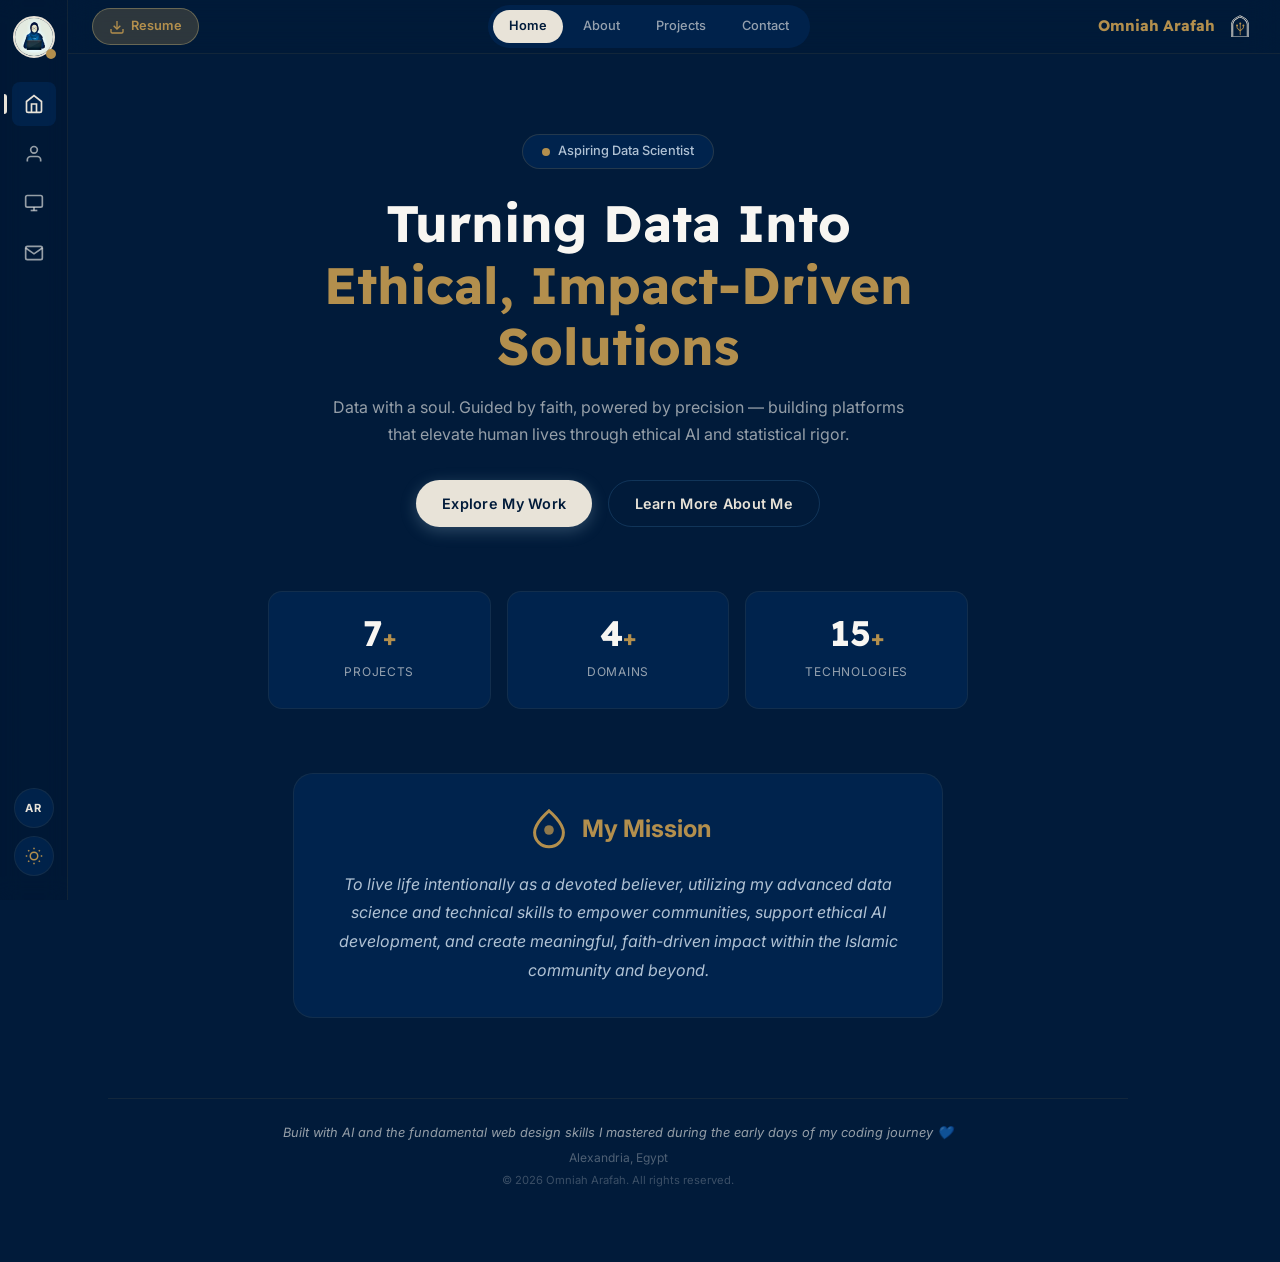
<file: index.html>
<!DOCTYPE html>
<html lang="en" dir="ltr">
<head>
    <meta charset="UTF-8">
    <meta name="viewport" content="width=device-width, initial-scale=1.0">
    <title>Omniah Arafah | Data Scientist</title>
    <meta name="description" content="Omniah Arafah - Aspiring Data Scientist">
    <link rel="icon" type="image/svg+xml" href="assets/images/primary-icon.svg">
    <link rel="stylesheet" href="assets/css/base.css">
    <link rel="preconnect" href="https://fonts.googleapis.com">
    <link rel="preconnect" href="https://fonts.gstatic.com" crossorigin>
    <link href="https://fonts.googleapis.com/css2?family=Inter:wght@300;400;500;600;700;800;900&family=Noto+Naskh+Arabic:wght@400;500;600;700&family=Readex+Pro:wght@300;400;500;600;700&display=swap" rel="stylesheet">
    
    <link rel="icon" type="image/png" sizes="32x32" href="assets/images/favicon/favicon-32x32.png">
    <link rel="icon" type="image/png" sizes="16x16" href="assets/images/favicon/favicon-16x16.png">
    <link rel="apple-touch-icon" sizes="180x180" href="assets/images/favicon/apple-touch-icon.png">
    <link rel="manifest" href="assets/images/favicon/site.webmanifest">
    <link rel="shortcut icon" href="assets/images/favicon/favicon.ico">

     <!-- ============================================================
         THEME FLASH PREVENTION
         This MUST run BEFORE any CSS loads to prevent FOWT
         (Flash of Wrong Theme) when navigating between pages.
         ============================================================ -->
    <script>
        (function() {
            // Immediately check localStorage for saved theme preference
            // This runs synchronously before the page renders,
            // preventing the "flash" of dark mode on light mode users
            const savedMode = localStorage.getItem('omniah_portfolio_mode');
            if (savedMode === 'light') {
                document.documentElement.classList.add('light-mode');
            }
            // Also set language direction immediately to prevent layout shift
            const savedLang = localStorage.getItem('omniah_portfolio_lang');
            if (savedLang === 'ar') {
                document.documentElement.dir = 'rtl';
                document.documentElement.lang = 'ar';
            }
        })();
    </script>
    
</head>
<body>
    <div id="shared-container"><!-- Sidebar, Topbar, and Footer are loaded here --></div>

    <!-- Main Content -->
    <main class="main-content" id="mainContent">
        <!-- HERO SECTION -->
        <section class="hero">
            <div class="hero__badge">
                <span class="hero__badge-dot"></span>
                <span>...</span>
            </div>
            <h1 class="hero__title">
                <span class="hero__title-line">...</span>
                <span class="hero__title-line hero__title-line--accent">...</span>
            </h1>
            <p class="hero__subtitle">...</p>
            <div class="hero__actions">
                <a href="projects.html" class="btn btn--primary">...</a>
                <a href="about.html" class="btn btn--outline">...</a>
            </div>
        </section>

        <!-- STATS SECTION -->
        <section class="stats-section" id="statsSection">
            <div class="stats-grid" id="statsGrid">
                <!-- Populated by JS -->
            </div>
        </section>

        <!-- MISSION SNAPSHOT -->
        <section class="mission-snapshot">
            <div class="mission-card">
                <div class="mission-card__header">
                    <div class="mission-card__icon">
                        <svg viewBox="0 0 40 40" fill="none">
                            <path d="M20 4C20 4 8 14 8 22a12 12 0 0024 0C32 14 20 4 20 4z" stroke="currentColor" stroke-width="2.5" fill="none"/>
                            <circle cx="20" cy="20" r="4" fill="currentColor" opacity="0.8"/>
                        </svg>
                    </div>
                    <h2 class="mission-card__title">...</h2>
                </div>
                <p class="mission-card__text">...</p>
            </div>
        </section>
    
        <!-- Bottom Bar Footer -->
        <footer class="footer-bar">
            <div class="footer-bar__content">
                <p class="footer-bar__phrase" id="footerPhrase">.</p>
                <p class="footer-bar__location" id="footerLocation">.</p>
                <p class="footer-bar__copyright" id="footerCopyright">.</p>
            </div>
        </footer>
    </main>

    <script src="assets/js/loader.js"></script>
    <script src="assets/js/index.js"></script>
</body>
</html>
</file>
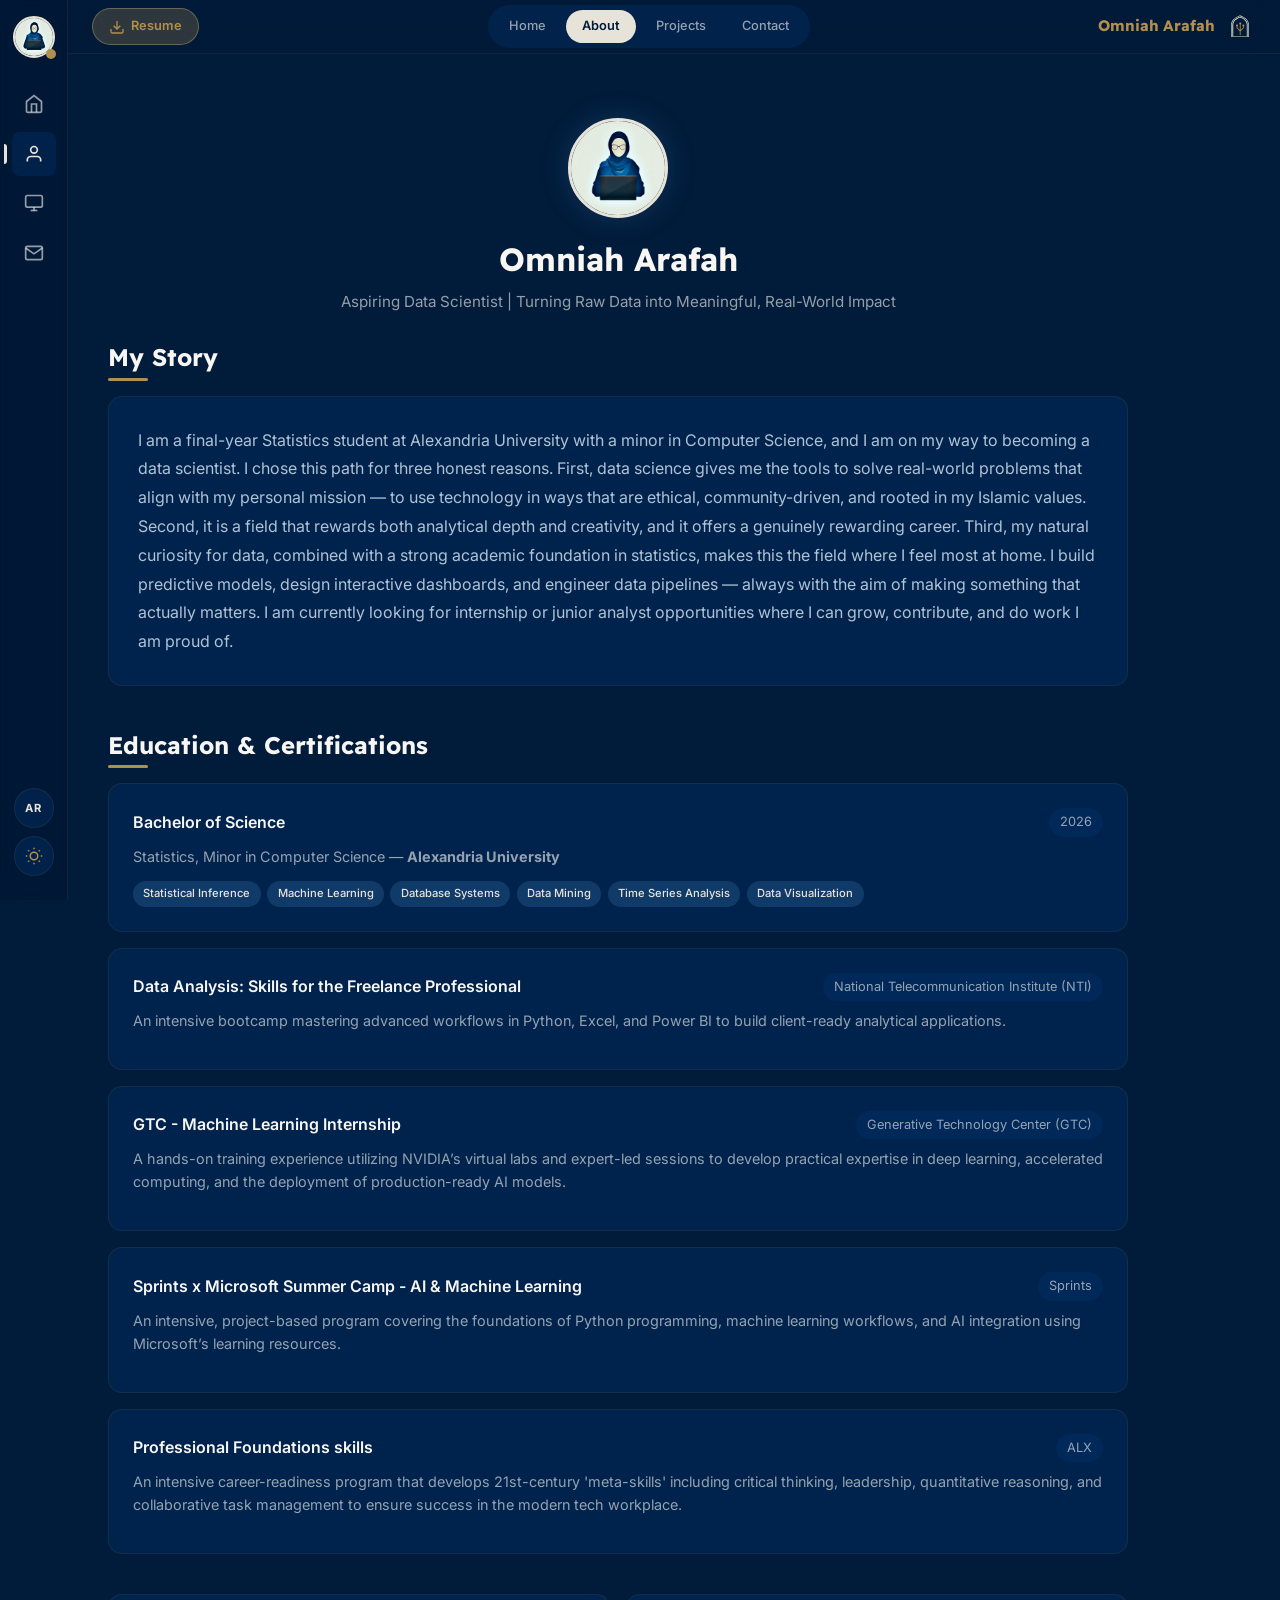
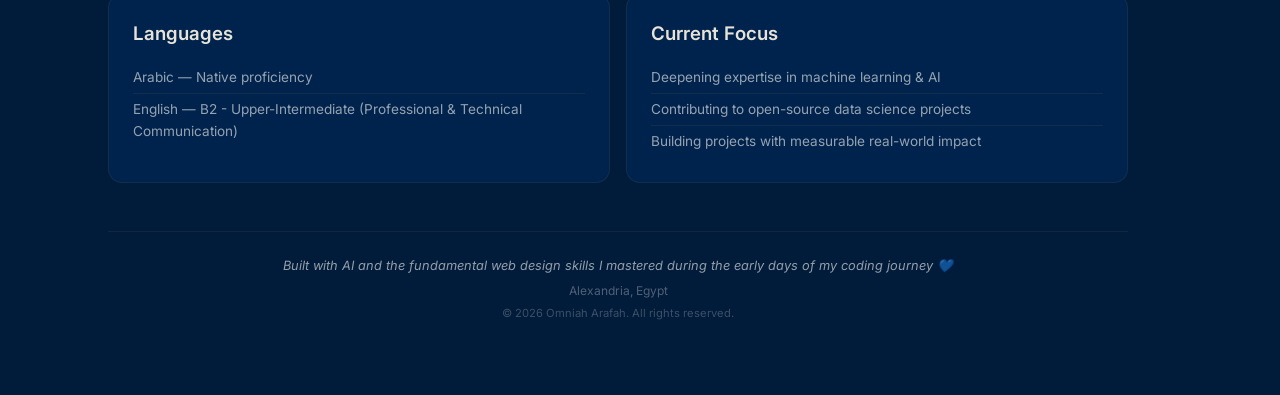
<file: about.html>
<!DOCTYPE html>
<html lang="en" dir="ltr">
<head>
    <meta charset="UTF-8">
    <meta name="viewport" content="width=device-width, initial-scale=1.0">
    <title>About | Omniah Arafah</title>
    <meta name="description" content="About Omniah Arafah">
    <link rel="icon" type="image/svg+xml" href="assets/images/primary-icon.svg">
    <link rel="stylesheet" href="assets/css/base.css">
    <link href="https://fonts.googleapis.com/css2?family=Inter:wght@300;400;500;600;700;800;900&family=Noto+Naskh+Arabic:wght@400;500;600;700&family=Readex+Pro:wght@300;400;500;600;700&display=swap" rel="stylesheet">

    <link rel="icon" type="image/png" sizes="32x32" href="assets/images/favicon/favicon-32x32.png">
    <link rel="icon" type="image/png" sizes="16x16" href="assets/images/favicon/favicon-16x16.png">
    <link rel="apple-touch-icon" sizes="180x180" href="assets/images/favicon/apple-touch-icon.png">
    <link rel="manifest" href="assets/images/favicon/site.webmanifest">
    <link rel="shortcut icon" href="assets/images/favicon/favicon.ico">

    <!-- ============================================================
         THEME FLASH PREVENTION
         This MUST run BEFORE any CSS loads to prevent FOWT
         (Flash of Wrong Theme) when navigating between pages.
         ============================================================ -->
    <script>
        (function() {
            // Immediately check localStorage for saved theme preference
            // This runs synchronously before the page renders,
            // preventing the "flash" of dark mode on light mode users
            const savedMode = localStorage.getItem('omniah_portfolio_mode');
            if (savedMode === 'light') {
                document.documentElement.classList.add('light-mode');
            }
            // Also set language direction immediately to prevent layout shift
            const savedLang = localStorage.getItem('omniah_portfolio_lang');
            if (savedLang === 'ar') {
                document.documentElement.dir = 'rtl';
                document.documentElement.lang = 'ar';
            }
        })();
    </script>
    
</head>
<body>
    <div id="shared-container"></div>

    <main class="main-content" id="mainContent">
        <!-- ABOUT HEADER -->
        <section class="about-header">
            <div class="about-header__avatar-large">
                <img src="#" alt="Omniah Arafah" class="about-header__img">
            </div>
            <h1 class="about-header__name" id="aboutName">...</h1>
            <p class="about-header__label" id="aboutLabel">...</p>
        </section>

        <!-- BIO SECTION -->
        <section class="bio-section">
            <h2 class="section-title" id="myStoryHeading">...</h2>
            <div class="bio-card">
                <p class="bio-card__text" id="bioText">...</p>
            </div>
        </section>

        <!-- ELEVATOR PITCH -->
        <!-- <section class="pitch-section" id="pitchSection">
            <h2 class="section-title" id="pitchHeading">...</h2>
            <div class="pitch-card">
                <div class="pitch-card__play-btn" id="playPitchBtn">
                    <svg viewBox="0 0 24 24" fill="currentColor"><polygon points="5,3 19,12 5,21"/></svg>
                </div>
                <p class="pitch-card__text" id="pitchText"></p>
                <button class="btn btn--small btn--outline" id="readMorePitch">...</button>
            </div>
        </section> -->

        <!-- EDUCATION & CERTIFICATIONS -->
        <section class="edu-section">
            <h2 class="section-title" id="educationHeading">...</h2>
            <div class="edu-card" id="eduCard">
                <div class="edu-card__header">
                    <span class="edu-card__degree" id="eduDegree">...</span>
                    <span class="edu-card__date" id="eduDates">...</span>
                </div>
                <p class="edu-card__detail" id="eduDetail">...</p>
                <div class="edu-card__courses" id="eduCourses">
                    <!-- Courses will be inserted by JS -->
                </div>
            </div>
            <!-- Certifications container updated to be dynamic -->
            <div id="certContainer">
                <!-- All certifications will be injected here by about.js -->
            </div>
        </section>

        <!-- LANGUAGES & FOCUS -->
        <section class="extra-section">
            <div class="extra-grid" id="extraGrid">
                <!-- Will be populated by JS for consistency -->
            </div>
        </section>

            
        <!-- Bottom Bar Footer -->
        <footer class="footer-bar">
            <div class="footer-bar__content">
                <p class="footer-bar__phrase" id="footerPhrase">.</p>
                <p class="footer-bar__location" id="footerLocation">.</p>
                <p class="footer-bar__copyright" id="footerCopyright">.</p>
            </div>
        </footer>
    </main>


    <script src="assets/js/loader.js"></script>
    <script src="assets/js/about.js"></script>
</body>
</html>
</file>
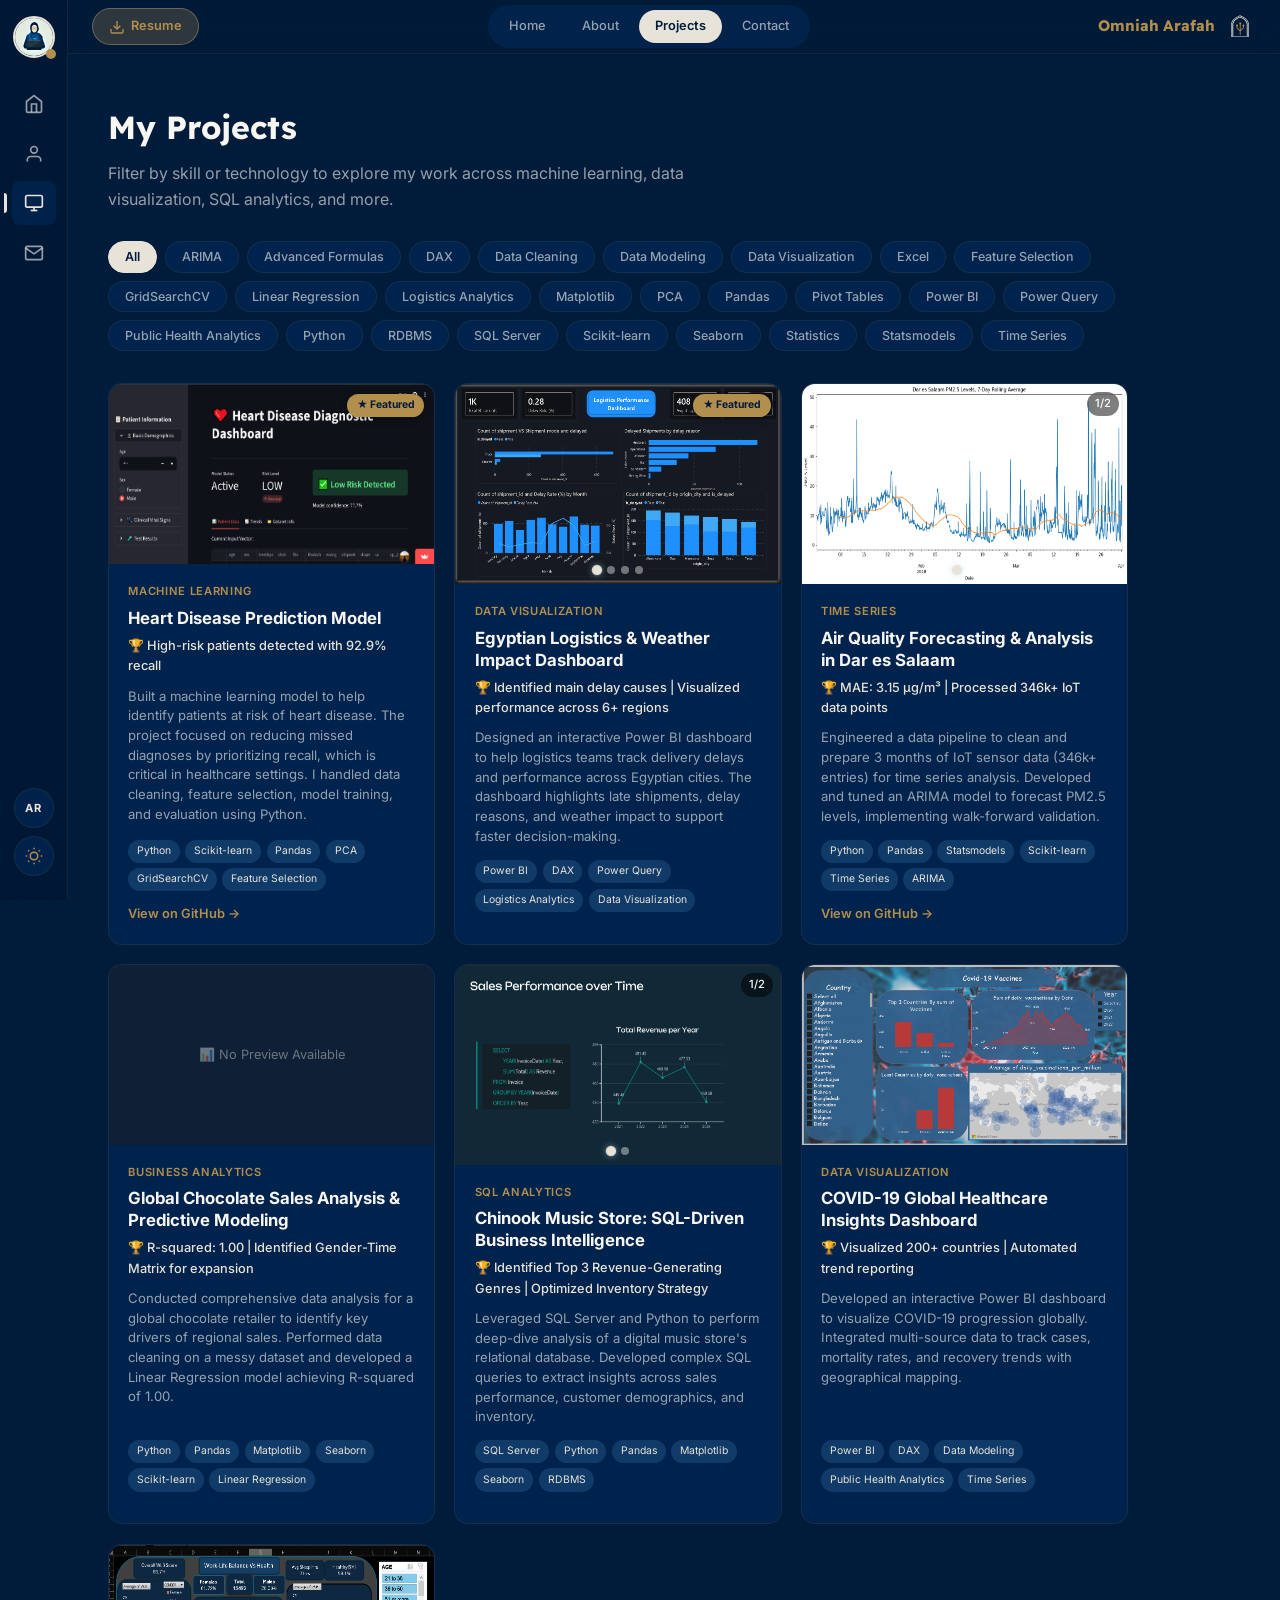
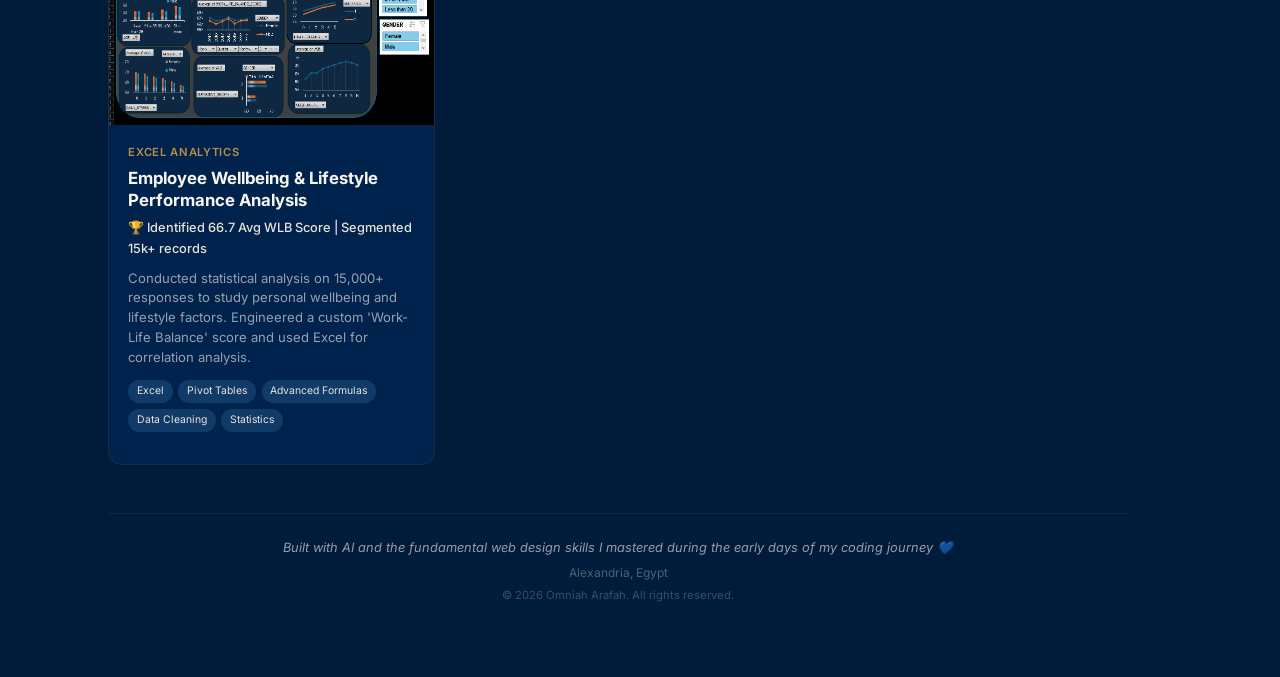
<file: projects.html>
<!DOCTYPE html>
<html lang="en" dir="ltr">
<head>
    <meta charset="UTF-8">
    <meta name="viewport" content="width=device-width, initial-scale=1.0">
    <title>Projects | Omniah Arafah</title>
    <meta name="description" content="Projects by Omniah Arafah - Machine Learning, Data Visualization, SQL Analytics, and more.">
    <link rel="stylesheet" href="assets/css/base.css">
    <link href="https://fonts.googleapis.com/css2?family=Inter:wght@300;400;500;600;700;800;900&family=Noto+Naskh+Arabic:wght@400;500;600;700&family=Readex+Pro:wght@300;400;500;600;700&display=swap" rel="stylesheet">

    <link rel="icon" type="image/png" sizes="32x32" href="assets/images/favicon/favicon-32x32.png">
    <link rel="icon" type="image/png" sizes="16x16" href="assets/images/favicon/favicon-16x16.png">
    <link rel="apple-touch-icon" sizes="180x180" href="assets/images/favicon/apple-touch-icon.png">
    <link rel="manifest" href="assets/images/favicon/site.webmanifest">
    <link rel="shortcut icon" href="assets/images/favicon/favicon.ico">

    <!-- ============================================================
         THEME FLASH PREVENTION
         This MUST run BEFORE any CSS loads to prevent FOWT
         (Flash of Wrong Theme) when navigating between pages.
         ============================================================ -->
    <script>
        (function() {
            // Immediately check localStorage for saved theme preference
            // This runs synchronously before the page renders,
            // preventing the "flash" of dark mode on light mode users
            const savedMode = localStorage.getItem('omniah_portfolio_mode');
            if (savedMode === 'light') {
                document.documentElement.classList.add('light-mode');
            }
            // Also set language direction immediately to prevent layout shift
            const savedLang = localStorage.getItem('omniah_portfolio_lang');
            if (savedLang === 'ar') {
                document.documentElement.dir = 'rtl';
                document.documentElement.lang = 'ar';
            }
        })();
    </script>

</head>
<body>
    <div id="shared-container"></div>

    <main class="main-content" id="mainContent">
        <section class="projects-page">
            <h1 class="projects-page__title" id="projectsHeading">...</h1>
            <p class="projects-page__subtitle" id="projectsSubtitle">...</p>

            <!-- FILTER BAR -->
            <div class="filter-bar" id="filterBar">
                <button class="filter-tag filter-tag--active" data-filter="all" id="filterAllBtn">...</button>
            </div>

            <!-- PROJECTS GRID -->
            <div class="projects-grid" id="projectsGrid">
                <!-- Populated by JS -->
            </div>

            <!-- EMPTY STATE -->
            <div class="projects-empty" id="projectsEmpty" style="display:none;">
                <svg viewBox="0 0 64 64" fill="none" stroke="currentColor" stroke-width="2" width="64" height="64">
                    <rect x="8" y="8" width="48" height="48" rx="8" fill="none"/>
                    <line x1="20" y1="28" x2="44" y2="28"/>
                    <line x1="20" y1="36" x2="36" y2="36"/>
                </svg>
                <p id="emptyMessage">...</p>
            </div>
        </section>
            
        <!-- Bottom Bar Footer -->
        <footer class="footer-bar">
            <div class="footer-bar__content">
                <p class="footer-bar__phrase" id="footerPhrase">.</p>
                <p class="footer-bar__location" id="footerLocation">.</p>
                <p class="footer-bar__copyright" id="footerCopyright">.</p>
            </div>
        </footer>
    </main>

    <script src="assets/js/loader.js"></script>
    <script src="assets/js/projects.js"></script>
</body>
</html>
</file>
<file: assets/css/base.css>
/* ============================================================
   base.css — Variables, Reset, Typography, Shared Components
   Brand Colors: #00316b (bg), #b3d7ed (accent), #ffffff (nodes)
   Easily change the entire palette by editing :root below.
   ============================================================ */
/* ============================================================
   DEFAULT: Dark Mode (your brand foundation)
   ============================================================ */
:root {
    /* ── Backgrounds (Deep midnight expressions of #00316b) ── */
    --bg-primary: #011b3a;                /* Ultimate deep navy base */
    --bg-tertiary: #0f2036;               /* Clean container/input field background */
    --bg-card: rgba(0, 48, 107, 0.396);
    --bg-card-hover: rgba(179, 143, 77, 0.12);

    /* ── Accent (Luminous adaptation of #00316b) ── */
    --accent: #e8e3d8;                    /* Luminous steel blue; readable & vibrant on dark surfaces */
    --accent-soft: rgba(82, 153, 214, 0.2);
    --accent-hover: #f0ece4;

    /* ── Accent (Gold) ────────────────────────────── */
    --accent-gold: #b38f4d;               /* Master brand gold */
    --accent-gold-soft: rgba(179, 143, 77, 0.25);
    --accent-gold-hover: #c9a45e;

    /* ── Text (Mirrored directly from Light Mode) ── */
    --text-primary: #f8f6f2;              /* Inverted from Light Mode bg-primary for perfect harmony */
    --text-secondary: #b0c2d4;            /* Soft blue-grey; highly legible counterpart to #3d4f60 */
    --text-muted: rgba(248, 246, 242, 0.6);
    --text-dim: rgba(248, 246, 242, 0.4);

    /* ── Borders ──────────────────────────────────── */
    --border: rgba(179, 143, 77, 0.2);    /* Subtle gold border framework */
    --border-light: rgba(179, 143, 77, 0.1);

    /* ── Shadows ──────────────────────────────────── */
    --shadow: 0 8px 32px rgba(0, 4, 10, 0.6);
    --shadow-glow: 0 0 40px rgba(82, 153, 214, 0.06);

    /* ── Radii, Spacing, Fonts ────────────────────── */
    --radius-sm: 8px;
    --radius: 14px;
    --radius-lg: 20px;
    --radius-full: 9999px;
    --sidebar-width: 68px;
    --topbar-height: 54px;
    --mobile-nav-height: 60px;
    --transition-fast: 0.18s ease;
    --transition: 0.3s cubic-bezier(0.4, 0, 0.2, 1);
    --transition-slow: 0.5s cubic-bezier(0.4, 0, 0.2, 1);
    --font-main: 'Inter', 'Segoe UI', system-ui, -apple-system, sans-serif;
    --font-display: 'Readex Pro', 'Inter', sans-serif;
    --font-arabic: 'Noto Naskh Arabic', 'Traditional Arabic', serif;
    --font-mono: 'SF Mono', 'Fira Code', 'Consolas', monospace;
}

/* ============================================================
   LIGHT MODE (manual, applied via body.light-mode class)
   ============================================================ */
html.light-mode body {
    /* ── Backgrounds ─────────────────────────── */
    --bg-primary: #f8f6f2;              /* warm off-white */
    --bg-tertiary: #e8e3d8;             /* light beige */
    --bg-card: rgba(0, 48, 107, 0.04);
    --bg-card-hover: rgba(179, 143, 77, 0.12);

    /* ── Accent (Blue) ─────────────────────── */
    --accent: #00316b;                   /* your deep blue */
    --accent-soft: rgba(0, 49, 107, 0.15);
    --accent-hover: #1a4d85;

    /* ── Accent (Gold) ─────────────────────── */
    --accent-gold: #8b6d3a;              /* darker gold for contrast */
    --accent-gold-soft: rgba(139, 109, 58, 0.2);
    --accent-gold-hover: #a07d44;

    /* ── Text ──────────────────────────────── */
    --text-primary: #1a1a1a;             /* near black */
    --text-secondary: #3d4f60;           /* dark blue-grey */
    --text-muted: rgba(26, 26, 26, 0.6);
    --text-dim: rgba(26, 26, 26, 0.4);

    /* ── Borders ───────────────────────────── */
    --border: rgba(139, 109, 58, 0.25);
    --border-light: rgba(139, 109, 58, 0.12);

    /* ── Shadows ───────────────────────────── */
    --shadow: 0 4px 20px rgba(0, 0, 0, 0.08);
    --shadow-glow: 0 0 30px rgba(0, 49, 107, 0.1);
}

/* ---------- RESET ---------- */
*,
*::before,
*::after {
    box-sizing: border-box;
    margin: 0;
    padding: 0;
}

html {
    font-size: 16px;
    scroll-behavior: smooth;
    -webkit-font-smoothing: antialiased;
    -moz-osx-font-smoothing: grayscale;
}

body {
    font-family: var(--font-main);
    background: var(--bg-primary);
    color: var(--text-primary);
    min-height: 100vh;
    line-height: 1.6;
    overflow-x: hidden;
    display: flex;
    transition: background var(--transition);
}

/* ============================================================
   FOOTER BAR (Bottom Bar Only)
   ============================================================ */

.footer-bar {
    width: 100%;
    margin-top: 3rem;
    padding: 1.5rem 2rem;
    border-top: 1px solid var(--border-light);
    background: transparent;
}

.footer-bar__content {
    display: flex;
    flex-direction: column;
    align-items: center;
    gap: 0.3rem;
    max-width: 1100px;
    margin: 0 auto;
    text-align: center;
}

.footer-bar__phrase {
    font-size: 0.8rem;
    color: var(--text-muted);
    margin: 0;
    font-style: italic;
}

.footer-bar__location {
    font-size: 0.75rem;
    color: var(--text-dim);
    opacity: 0.8;
    margin: 0;
}

.footer-bar__copyright {
    font-size: 0.7rem;
    color: var(--text-dim);
    opacity: 0.6;
    margin: 0;
}

/* Responsive */
@media (max-width: 480px) {
    .footer-bar {
        padding: 1.2rem 1rem;
    }
    
    .footer-bar__phrase {
        font-size: 0.75rem;
    }
    
    .footer-bar__location {
        font-size: 0.7rem;
    }
    
    .footer-bar__copyright {
        font-size: 0.65rem;
    }
}

/* RTL support */
html[dir="rtl"] body {
    flex-direction: row-reverse;
}

img {
    max-width: 100%;
    height: auto;
    display: block;
}

a {
    color: inherit;
    text-decoration: none;
    transition: color var(--transition-fast);
}

button {
    cursor: pointer;
    border: none;
    background: none;
    font-family: inherit;
    color: inherit;
}

ul {
    list-style: none;
}

input,
textarea {
    font-family: inherit;
    font-size: 0.95rem;
    color: var(--text-primary);
    background: rgba(255, 255, 255, 0.04);
    border: 1px solid var(--border);
    border-radius: var(--radius-sm);
    padding: 0.75rem 1rem;
    width: 100%;
    transition: border var(--transition-fast), box-shadow var(--transition-fast);
    outline: none;
}

input:focus,
textarea:focus {
    border-color: var(--accent);
    box-shadow: 0 0 0 3px var(--accent-soft);
}

input::placeholder,
textarea::placeholder {
    color: var(--text-dim);
}

label {
    display: block;
    font-size: 0.85rem;
    font-weight: 500;
    color: var(--text-secondary);
    margin-bottom: 0.4rem;
    letter-spacing: 0.02em;
}

/* ---------- SIDEBAR ---------- */
.sidebar {
    position: fixed;
    top: 0;
    left: 0;
    width: var(--sidebar-width);
    height: 100vh;
    background: rgba(0, 0, 0, 0.08);
    border-right: 1px solid var(--border-light);
    display: flex;
    flex-direction: column;
    align-items: center;
    padding: 1rem 0;
    z-index: 100;
    transition: all var(--transition);
    backdrop-filter: blur(10px);
    -webkit-backdrop-filter: blur(10px);
}

html[dir="rtl"] .sidebar {
    left: auto;
    right: 0;
    border-right: none;
    border-left: 1px solid var(--border-light);
}

.sidebar__avatar {
    position: relative;
    margin-bottom: 1.5rem;
    flex-shrink: 0;
}

.sidebar__avatar-img {
    width: 42px;
    height: 42px;
    border-radius: 50%;
    object-fit: cover;
    border: 2px solid var(--accent);
    transition: transform var(--transition), box-shadow var(--transition);
}

.sidebar__avatar:hover .sidebar__avatar-img {
    transform: scale(1.08);
    box-shadow: 0 0 20px var(--accent-soft);
}

.sidebar__avatar-dot {
    position: absolute;
    bottom: -1px;
    right: -1px;
    width: 10px;
    height: 10px;
    background: var(--accent-gold);
    border-radius: 50%;
    border: 2px solid var(--accent-gold);
}

.sidebar__nav {
    display: flex;
    flex-direction: column;
    gap: 0.35rem;
    flex: 1;
}

.sidebar__link {
    width: 44px;
    height: 44px;
    border-radius: var(--radius-sm);
    display: flex;
    align-items: center;
    justify-content: center;
    position: relative;
    color: var(--text-muted);
    transition: all var(--transition-fast);
}

.sidebar__link:hover {
    color: var(--text-primary);
    background: var(--bg-card-hover);
}

.sidebar__link.active {
    color: var(--accent);
    background: var(--bg-card);
}

.sidebar__link.active::before {
    content: '';
    position: absolute;
    left: -8px;
    width: 3px;
    height: 20px;
    background: var(--accent);
    border-radius: 0 3px 3px 0;
}

html[dir="rtl"] .sidebar__link.active::before {
    left: auto;
    right: -8px;
    border-radius: 3px 0 0 3px;
}

.sidebar__icon {
    width: 20px;
    height: 20px;
}

.sidebar__bottom {
    margin-top: auto;
    flex-shrink: 0;
    padding-bottom: 0.5rem;
}

/* Tooltip */
[data-tooltip] {
    position: relative;
}

[data-tooltip]::after {
    content: attr(data-tooltip);
    position: absolute;
    left: 58px;
    top: 50%;
    transform: translateY(-50%);
    background: var(--bg-tertiary);
    color: var(--text-primary);
    padding: 0.3rem 0.7rem;
    border-radius: var(--radius-sm);
    font-size: 0.75rem;
    white-space: nowrap;
    pointer-events: none;
    opacity: 0;
    transition: opacity var(--transition-fast);
    border: 1px solid var(--border);
    z-index: 200;
}

html[dir="rtl"] [data-tooltip]::after {
    left: auto;
    right: 58px;
}

[data-tooltip]:hover::after {
    opacity: 1;
}

/* Lang toggle */
.lang-toggle {
    width: 40px;
    height: 40px;
    border-radius: 50%;
    background: var(--bg-card);
    color: var(--accent);
    font-weight: 700;
    font-size: 0.7rem;
    letter-spacing: 0.05em;
    display: flex;
    align-items: center;
    justify-content: center;
    transition: all var(--transition-fast);
    border: 1px solid var(--border-light);
}

.lang-toggle:hover {
    background: var(--accent);
    color: var(--bg-primary);
}

.lang-toggle__text {
    pointer-events: none;
}

/* ---------- MODE TOGGLE ---------- */
.mode-toggle {
    width: 40px;
    height: 40px;
    border-radius: 50%;
    background: var(--bg-card);
    color: var(--accent-gold);
    display: flex;
    align-items: center;
    justify-content: center;
    transition: all var(--transition-fast);
    border: 1px solid var(--border-light);
    cursor: pointer;
    position: relative;
}

.mode-toggle:hover {
    background: var(--accent-gold);
    color: var(--bg-primary);
}

.mode-toggle__icon {
    width: 18px;
    height: 18px;
    position: absolute;
    transition: opacity 0.3s ease, transform 0.4s ease;
}

/* Dark mode = default, show sun icon (to switch to light) */
.mode-toggle__icon--sun {
    opacity: 1;
    transform: rotate(0deg);
}

.mode-toggle__icon--moon {
    opacity: 0;
    transform: rotate(-90deg);
}

/* Light mode active = show moon icon (to switch to dark) */
html.light-mode .mode-toggle__icon--sun {
    opacity: 0;
    transform: rotate(90deg);
}

html.light-mode .mode-toggle__icon--moon {
    opacity: 1;
    transform: rotate(0deg);
}

/* Spacing between the two buttons */
.sidebar__bottom {
    display: flex;
    flex-direction: column;
    align-items: center;
    gap: 0.5rem;
    margin-top: auto;
    flex-shrink: 0;
    padding-bottom: 0.5rem;
}


/* ---------- TOPBAR ---------- */
.topbar {
    position: fixed;
    top: 0;
    left: var(--sidebar-width);
    right: 0;
    height: var(--topbar-height);
    background: rgba(0, 0, 0, 0.03);
    backdrop-filter: blur(16px);
    -webkit-backdrop-filter: blur(16px);
    border-bottom: 1px solid var(--border-light);
    display: flex;
    align-items: center;
    justify-content: space-between;
    padding: 0 1.5rem;
    z-index: 90;
    transition: all var(--transition);
}

html[dir="rtl"] .topbar {
    left: 0;
    right: var(--sidebar-width);
}

/* ---------- TOPBAR BRAND (replaces breadcrumb) ---------- */
.topbar__brand {
    display: flex;
    align-items: center;
    gap: 0.6rem;
    text-decoration: none;
    
    flex-shrink: 0;
    font-family: var(--font-display);
    font-weight: 700;
    font-size: 0.95rem;
    letter-spacing: -0.01em;
    color: var(--text-primary);
    white-space: nowrap;
    transition: color var(--transition-fast);
}

.topbar__brand:hover .topbar__brand-name {
    opacity: 0.85;
    /* color: var(--accent-gold); */
}

.topbar__brand-avatar {
    width: 32px;
    height: 32px;
    object-fit: contain;
    transition: box-shadow var(--transition);
    /* background-color: var(--accent); */
    border-radius: 80%;
}

.topbar__brand:hover .topbar__brand-avatar {
    box-shadow: 0 0 12px var(--accent-soft);
}

.topbar__brand-name {
    font-family: var(--font-display);
    font-weight: 700;
    font-size: 0.95rem;
    letter-spacing: -0.01em;
    color: var(--accent-gold);
    white-space: nowrap;
}

.topbar__nav {
    display: flex;
    gap: 0.25rem;
    background: var(--bg-card);
    border-radius: var(--radius-full);
    padding: 0.3rem;
}

.topbar__nav-link {
    padding: 0.4rem 1rem;
    border-radius: var(--radius-full);
    font-size: 0.8rem;
    font-weight: 500;
    color: var(--text-muted);
    transition: all var(--transition-fast);
    white-space: nowrap;
}

.topbar__nav-link:hover {
    color: var(--text-primary);
}

.topbar__nav-link.active {
    background: var(--accent);
    color: var(--bg-primary);
    font-weight: 600;
}

.topbar__resume-btn {
    display: flex;
    align-items: center;
    gap: 0.4rem;
    padding: 0.45rem 1rem;
    border-radius: var(--radius-full);
    background: var(--accent-gold-soft);
    color: var(--accent-gold);
    font-size: 0.8rem;
    font-weight: 600;
    border: 1px solid rgba(240, 215, 140, 0.3);
    transition: all var(--transition-fast);
    white-space: nowrap;
}

.topbar__resume-btn:hover {
    background: var(--accent-gold);
    color: var(--bg-primary);
}

/* ---------- MAIN CONTENT ---------- */
.main-content {
    margin-left: var(--sidebar-width);
    margin-top: var(--topbar-height);
    padding: 2rem 2.5rem 3rem;
    width: 100%;
    max-width: 1100px;
    min-height: calc(100vh - var(--topbar-height));
    transition: margin var(--transition), padding var(--transition);
}

html[dir="rtl"] .main-content {
    margin-left: 0;
    margin-right: var(--sidebar-width);
}

/* ---------- TYPOGRAPHY ---------- */
.section-title {
    font-family: var(--font-display);
    font-size: 1.5rem;
    font-weight: 700;
    color: var(--text-primary);
    margin-bottom: 1.2rem;
    position: relative;
    display: inline-block;
}

.section-title::after {
    content: '';
    position: absolute;
    bottom: -4px;
    left: 0;
    width: 40px;
    height: 3px;
    background: var(--accent-gold);
    border-radius: 2px;
}

html[dir="rtl"] .section-title::after {
    left: auto;
    right: 0;
}

/* ---------- BUTTONS ---------- */
.btn {
    display: inline-flex;
    align-items: center;
    justify-content: center;
    gap: 0.5rem;
    padding: 0.7rem 1.6rem;
    border-radius: var(--radius-full);
    font-weight: 600;
    font-size: 0.9rem;
    letter-spacing: 0.02em;
    transition: all var(--transition);
    white-space: nowrap;
    cursor: pointer;
}

.btn--primary {
    background: var(--accent);
    color: var(--bg-primary);
    box-shadow: 0 4px 16px rgba(179, 215, 237, 0.25);
}

.btn--primary:hover {
    transform: translateY(-2px);
    box-shadow: 0 8px 28px rgba(179, 215, 237, 0.4);
}

.btn--outline {
    background: transparent;
    color: var(--accent);
    border: 1.5px solid var(--accent-soft);
}

.btn--outline:hover {
    background: var(--accent-soft);
    border-color: var(--accent);
}

.btn--small {
    padding: 0.4rem 1rem;
    font-size: 0.78rem;
}

.btn--full {
    width: 100%;
}

/* ---------- CARDS ---------- */
.card {
    background: var(--bg-card);
    border: 1px solid var(--border-light);
    border-radius: var(--radius);
    padding: 1.5rem;
    transition: all var(--transition);
    backdrop-filter: blur(4px);
}

.card:hover {
    background: var(--bg-card-hover);
    border-color: var(--border);
    transform: translateY(-2px);
    box-shadow: var(--shadow);
}

/* ---------- TAGS ---------- */
.tag {
    display: inline-block;
    padding: 0.25rem 0.7rem;
    border-radius: var(--radius-full);
    font-size: 0.7rem;
    font-weight: 500;
    background: var(--bg-card);
    color: var(--text-secondary);
    border: 1px solid var(--border-light);
    white-space: nowrap;
}

/* ---------- HERO (index) ---------- */
.hero {
    text-align: center;
    padding: 3rem 1rem 2rem;
    max-width: 800px;
    margin: 0 auto;
}

.hero__badge {
    display: inline-flex;
    align-items: center;
    gap: 0.5rem;
    background: var(--bg-card);
    border: 1px solid var(--border);
    border-radius: var(--radius-full);
    padding: 0.4rem 1.2rem;
    font-size: 0.8rem;
    font-weight: 500;
    color: var(--text-secondary);
    margin-bottom: 1.5rem;
    animation: fadeInUp 0.6s ease;
}

.hero__badge-dot {
    width: 8px;
    height: 8px;
    background: var(--accent-gold);
    border-radius: 50%;
    animation: pulse-dot 2s infinite;
}

@keyframes pulse-dot {
    0%,
    100% {
        box-shadow: 0 0 0 0 rgba(240, 215, 140, 0.6);
    }
    50% {
        box-shadow: 0 0 0 10px rgba(240, 215, 140, 0);
    }
}

.hero__title {
    font-family: var(--font-display);
    font-size: clamp(2rem, 4.5vw, 3.2rem);
    font-weight: 800;
    line-height: 1.2;
    margin-bottom: 1rem;
    animation: fadeInUp 0.7s ease;
}

.hero__title-line {
    display: block;
}

.hero__title-line--accent {
    color: var(--accent-gold);
}

.hero__subtitle {
    font-size: 1rem;
    color: var(--text-muted);
    max-width: 600px;
    margin: 0 auto 2rem;
    line-height: 1.7;
    animation: fadeInUp 0.8s ease;
}

.hero__actions {
    display: flex;
    gap: 1rem;
    justify-content: center;
    flex-wrap: wrap;
    animation: fadeInUp 0.9s ease;
}

/* ---------- STATS (index) ---------- */
.stats-section {
    padding: 2rem 0;
}

.stats-grid {
    display: grid;
    grid-template-columns: repeat(3, 1fr);
    gap: 1rem;
    max-width: 700px;
    margin: 0 auto;
}

.stat-card {
    background: var(--bg-card);
    border: 1px solid var(--border-light);
    border-radius: var(--radius);
    padding: 1.5rem 1rem;
    text-align: center;
    transition: all var(--transition);
}

.stat-card:hover {
    background: var(--bg-card-hover);
    transform: translateY(-4px);
    box-shadow: var(--shadow-glow);
}

.stat-card--highlight {
    border-color: var(--accent-gold-soft);
    background: rgba(240, 215, 140, 0.06);
}

.stat-card__value {
    font-family: var(--font-display);
    font-size: 2.2rem;
    font-weight: 800;
    color: var(--text-primary);
    display: block;
    line-height: 1;
    margin-bottom: 0.4rem;
}

.stat-card__plus {
    color: var(--accent-gold);
    font-size: 1.4rem;
}

.stat-card__label {
    font-size: 0.75rem;
    color: var(--text-muted);
    text-transform: uppercase;
    letter-spacing: 0.06em;
}

/* ---------- MISSION SNAPSHOT (index) ---------- */
.mission-snapshot {
    padding: 2rem 0;
    max-width: 650px;
    margin: 0 auto;
}

.mission-card {
    background: var(--bg-card);
    border: 1px solid var(--border-light);
    border-radius: var(--radius-lg);
    padding: 2rem;
    text-align: center;
    display: flex;
    flex-direction: column;
    align-items: center;
    gap: 1rem;
}
.mission-card__header{
    display: flex;
    color: var(--accent-gold);
    flex-direction: row;
    align-items: center;
    gap: 0.6rem;
}

.mission-card__icon {
    width: 48px;
    height: 48px;
}

.mission-card__text {
    font-size: 1rem;
    color: var(--text-secondary);
    line-height: 1.8;
    font-style: italic;
}

/* ---------- ABOUT PAGE ---------- */
.about-header {
    text-align: center;
    padding: 2rem 0 1.5rem;
}

.about-header__avatar-large {
    width: 100px;
    height: 100px;
    border-radius: 50%;
    overflow: hidden;
    margin: 0 auto 1rem;
    border: 3px solid var(--accent);
    box-shadow: 0 0 30px var(--accent-soft);
}

.about-header__img {
    width: 100%;
    height: 100%;
    object-fit: cover;
}

.about-header__name {
    font-family: var(--font-display);
    font-size: 2rem;
    font-weight: 700;
}

.about-header__label {
    color: var(--text-muted);
    font-size: 0.95rem;
    margin-top: 0.3rem;
}

.bio-section,
.pitch-section,
.edu-section,
.extra-section {
    margin-bottom: 2.5rem;
}

.bio-card {
    background: var(--bg-card);
    border: 1px solid var(--border-light);
    border-radius: var(--radius);
    padding: 1.8rem;
    line-height: 1.8;
    color: var(--text-secondary);
}

.pitch-card {
    background: var(--bg-card);
    border: 1px solid var(--border-light);
    border-radius: var(--radius);
    padding: 1.8rem;
    display: flex;
    flex-direction: column;
    gap: 1rem;
    align-items: flex-start;
}

.pitch-card__play-btn {
    width: 48px;
    height: 48px;
    border-radius: 50%;
    background: var(--accent);
    color: var(--bg-primary);
    display: flex;
    align-items: center;
    justify-content: center;
    cursor: pointer;
    transition: all var(--transition);
    flex-shrink: 0;
}

.pitch-card__play-btn:hover {
    transform: scale(1.1);
    box-shadow: 0 0 24px var(--accent-soft);
}

.pitch-card__play-btn svg {
    width: 20px;
    height: 20px;
}

.pitch-card__text {
    color: var(--text-muted);
    line-height: 1.7;
    max-height: 80px;
    overflow: hidden;
    transition: max-height var(--transition-slow);
}

.pitch-card__text.expanded {
    max-height: 800px;
}


.edu-card {
    background: var(--bg-card);
    border: 1px solid var(--border-light);
    border-radius: var(--radius);
    padding: 1.5rem;
    margin-bottom: 1rem;
}

.edu-card__header {
    display: flex;
    justify-content: space-between;
    align-items: center;
    flex-wrap: wrap;
    gap: 0.5rem;
    margin-bottom: 0.5rem;
}

.edu-card__degree {
    font-weight: 600;
    font-size: 1rem;
}

.edu-card__date {
    font-size: 0.8rem;
    color: var(--text-muted);
    background: var(--bg-card);
    padding: 0.25rem 0.7rem;
    border-radius: var(--radius-full);
}

.edu-card__detail {
    color: var(--text-muted);
    margin-bottom: 0.8rem;
    font-size: 0.9rem;
}

.edu-card__courses {
    display: flex;
    flex-wrap: wrap;
    gap: 0.4rem;
}

.course-tag {
    font-size: 0.7rem;
    padding: 0.25rem 0.65rem;
    border-radius: var(--radius-full);
    background: var(--accent-soft);
    color: var(--accent);
    font-weight: 500;
}

.extra-grid {
    display: grid;
    grid-template-columns: 1fr 1fr;
    gap: 1rem;
}

.extra-card {
    background: var(--bg-card);
    border: 1px solid var(--border-light);
    border-radius: var(--radius);
    padding: 1.5rem;
}

.extra-card h3 {
    font-weight: 600;
    margin-bottom: 0.8rem;
    color: var(--accent);
}

.extra-card li {
    font-size: 0.85rem;
    color: var(--text-muted);
    padding: 0.3rem 0;
    border-bottom: 1px solid var(--border-light);
}

.extra-card li:last-child {
    border-bottom: none;
}

/* ---------- PROJECTS PAGE ---------- */
.projects-page {
    padding-top: 1rem;
}

.projects-page__title {
    font-family: var(--font-display);
    font-size: 2rem;
    font-weight: 700;
    margin-bottom: 0.5rem;
}

.projects-page__subtitle {
    color: var(--text-muted);
    margin-bottom: 1.8rem;
    max-width: 600px;
}

.filter-bar {
    display: flex;
    flex-wrap: wrap;
    gap: 0.5rem;
    margin-bottom: 2rem;
}

.filter-tag {
    padding: 0.45rem 1rem;
    border-radius: var(--radius-full);
    font-size: 0.78rem;
    font-weight: 500;
    background: var(--bg-card);
    color: var(--text-muted);
    border: 1px solid var(--border-light);
    cursor: pointer;
    transition: all var(--transition-fast);
    white-space: nowrap;
}

.filter-tag:hover {
    border-color: var(--accent);
    color: var(--text-primary);
}

.filter-tag--active {
    background: var(--accent);
    color: var(--bg-primary);
    border-color: var(--accent);
    font-weight: 600;
}

.projects-grid {
    display: grid;
    grid-template-columns: repeat(auto-fill, minmax(320px, 1fr));
    gap: 1.2rem;
}

.project-card {
    background: var(--bg-card);
    border: 1px solid var(--border-light);
    border-radius: var(--radius);
    overflow: hidden;
    transition: all var(--transition);
    display: flex;
    flex-direction: column;
}

.project-card:hover {
    transform: translateY(-4px);
    border-color: var(--border);
    box-shadow: var(--shadow);
}

.project-card__image {
    width: 100%;
    height: 180px;
    object-fit: cover;
    background: var(--bg-tertiary);
    display: flex;
    align-items: center;
    justify-content: center;
    color: var(--text-dim);
    font-size: 0.8rem;
    position: relative; /* Needed for absolute positioning of badge */
    overflow: hidden;   /* Ensures badge stays inside */
}

.project-card__image img {
    width: 100%;
    height: 100%;
    object-fit: fill;
}

.project-card__body {
    padding: 1.2rem;
    flex: 1;
    display: flex;
    flex-direction: column;
}

.project-card__category {
    font-size: 0.7rem;
    text-transform: uppercase;
    letter-spacing: 0.06em;
    color: var(--accent-gold);
    font-weight: 600;
    margin-bottom: 0.4rem;
}

.project-card__name {
    font-weight: 700;
    font-size: 1.05rem;
    margin-bottom: 0.4rem;
    line-height: 1.3;
}

.project-card__achievement {
    font-size: 0.8rem;
    color: var(--accent);
    font-weight: 500;
    margin-bottom: 0.6rem;
}

.project-card__description {
    font-size: 0.82rem;
    color: var(--text-muted);
    line-height: 1.5;
    margin-bottom: 0.8rem;
    flex: 1;
}

.project-card__keywords {
    display: flex;
    flex-wrap: wrap;
    gap: 0.35rem;
    margin-bottom: 0.8rem;
}

.project-card__keyword {
    font-size: 0.65rem;
    padding: 0.2rem 0.55rem;
    border-radius: var(--radius-full);
    background: var(--accent-soft);
    color: var(--accent);
}

.project-card__link {
    font-size: 0.8rem;
    font-weight: 600;
    color: var(--accent-gold);
    display: inline-flex;
    align-items: center;
    gap: 0.3rem;
    transition: gap var(--transition-fast);
}

.project-card__link:hover {
    gap: 0.6rem;
}

.project-card__featured-badge {
    position: absolute;
    top: 10px;
    right: 10px;
    background: var(--accent-gold);
    color: var(--bg-primary);
    font-size: 0.65rem;
    font-weight: 700;
    padding: 0.2rem 0.6rem;
    border-radius: var(--radius-full);
    z-index: 10;         /* Ensure badge is above images */
    white-space: nowrap;  /* Prevent text wrapping */
    box-shadow: 0 2px 8px rgba(0,0,0,0.3); /* Make it visible on any background */
    pointer-events: none; /* Prevent blocking slider clicks */
}

.projects-empty {
    text-align: center;
    padding: 4rem 2rem;
    color: var(--text-muted);
    display: flex;
    flex-direction: column;
    align-items: center;
    gap: 1rem;
}
/* ============================================================
   PROJECT IMAGE SLIDER
   ============================================================ */

.project-card__slider {
  position: relative;
  overflow: hidden;
  cursor: default;
  background: var(--bg-tertiary);
  height: 200px; /* Fixed height for consistency */
}

.project-card__slider:focus {
  outline: 2px solid var(--accent);
  outline-offset: -2px;
}

.slider__track {
  position: relative;
  width: 100%;
  height: 100%;
}

.slider__slide {
  position: absolute;
  top: 0;
  left: 0;
  width: 100%;
  height: 100%;
  opacity: 0;
  transition: opacity 0.4s ease;
  pointer-events: none;
}

.slider__slide--active {
  opacity: 1;
  pointer-events: auto;
}

.slider__slide img {
  width: 100%;
  height: 100%;
  object-fit: fill;
  display: block;
}

/* Navigation Arrows */
.slider__arrow {
  position: absolute;
  top: 50%;
  transform: translateY(-50%);
  width: 32px;
  height: 32px;
  border-radius: 50%;
  background: rgba(0, 0, 0, 0.5);
  backdrop-filter: blur(4px);
  -webkit-backdrop-filter: blur(4px);
  border: 1px solid rgba(255, 255, 255, 0.2);
  color: white;
  display: flex;
  align-items: center;
  justify-content: center;
  cursor: pointer;
  opacity: 0;
  transition: all 0.3s ease;
  z-index: 5;
  padding: 0;
}

.project-card__slider:hover .slider__arrow {
  opacity: 1;
}

.slider__arrow:hover {
  background: rgba(0, 0, 0, 0.7);
  transform: translateY(-50%) scale(1.1);
}

.slider__arrow:active {
  transform: translateY(-50%) scale(0.95);
}

.slider__arrow--prev {
  left: 8px;
}

.slider__arrow--next {
  right: 8px;
}

/* Dots Navigation */
.slider__dots {
  position: absolute;
  bottom: 10px;
  left: 50%;
  transform: translateX(-50%);
  display: flex;
  gap: 6px;
  z-index: 5;
}

.slider__dot {
  width: 8px;
  height: 8px;
  border-radius: 50%;
  background: rgba(255, 255, 255, 0.4);
  border: none;
  cursor: pointer;
  padding: 0;
  transition: all 0.3s ease;
}

.slider__dot:hover {
  background: rgba(255, 255, 255, 0.7);
}

.slider__dot--active {
  background: var(--accent);
  transform: scale(1.3);
  box-shadow: 0 0 6px rgba(179, 215, 237, 0.5);
}

/* Image Counter - Positioned top-right */
.slider__counter {
  position: absolute;
  top: 8px;
  right: 8px;
  background: rgba(0, 0, 0, 0.5);
  backdrop-filter: blur(4px);
  -webkit-backdrop-filter: blur(4px);
  color: white;
  font-size: 0.7rem;
  padding: 3px 8px;
  border-radius: 12px;
  font-weight: 500;
  z-index: 5;
  pointer-events: none;
}

/* ── FEATURED BADGE (multiple images) */

/* Touch devices - always show arrows */
@media (hover: none) and (pointer: coarse) {
  .slider__arrow {
    opacity: 0.8;
    width: 28px;
    height: 28px;
  }
  
  .slider__arrow--prev {
    left: 4px;
  }
  
  .slider__arrow--next {
    right: 4px;
  }
}

/* Reduce motion for accessibility */
@media (prefers-reduced-motion: reduce) {
  .slider__slide {
    transition: none;
  }
}

/* ---------- CONTACT PAGE ---------- */
.contact-page {
    padding-top: 1rem;
    max-width: 900px;
}

.contact-page__title {
    font-family: var(--font-display);
    font-size: 2rem;
    font-weight: 700;
    margin-bottom: 0.5rem;
}

.contact-page__subtitle {
    color: var(--text-muted);
    margin-bottom: 2rem;
    max-width: 550px;
    line-height: 1.7;
}

.contact-layout {
    display: grid;
    grid-template-columns: 1fr 1fr;
    gap: 2rem;
}

.contact-form {
    display: flex;
    flex-direction: column;
    gap: 1rem;
}

.form-group {
    display: flex;
    flex-direction: column;
}

.form-feedback {
    font-size: 0.85rem;
    color: var(--accent-gold);
    text-align: center;
    min-height: 1.2em;
}

.contact-links {
    display: flex;
    flex-direction: column;
    gap: 1rem;
}

.contact-link-card {
    background: var(--bg-card);
    border: 1px solid var(--border-light);
    border-radius: var(--radius);
    padding: 1.2rem;
    display: flex;
    align-items: center;
    gap: 1rem;
    transition: all var(--transition);
    flex-wrap: wrap;
}

.contact-link-card:hover {
    border-color: var(--border);
    background: var(--bg-card-hover);
}

.contact-link-card svg {
    flex-shrink: 0;
    color: var(--accent);
}

.contact-link-card span {
    flex: 1;
    font-size: 0.85rem;
    color: var(--text-secondary);
    min-width: 120px;
}

.contact-link-card--location {
    color: var(--text-muted);
}

/* ---------- MOBILE NAV ---------- */
.mobile-nav {
    display: none;
    position: fixed;
    bottom: 0;
    left: 0;
    right: 0;
    height: var(--mobile-nav-height);
    background: rgba(0, 0, 0, 0.03);
    backdrop-filter: blur(16px);
    -webkit-backdrop-filter: blur(16px);
    border-top: 1px solid var(--border-light);
    z-index: 100;
    justify-content: space-around;
    align-items: center;
    padding: 0 1rem;
}

.mobile-nav__link {
    width: 44px;
    height: 44px;
    display: flex;
    align-items: center;
    justify-content: center;
    border-radius: var(--radius-sm);
    color: var(--text-muted);
    transition: all var(--transition-fast);
}

.mobile-nav__link svg {
    width: 22px;
    height: 22px;
}

.mobile-nav__link.active {
    color: var(--accent);
    background: var(--bg-card);
}

/* ---------- ANIMATIONS ---------- */
@keyframes fadeInUp {
    from {
        opacity: 0;
        transform: translateY(20px);
    }
    to {
        opacity: 1;
        transform: translateY(0);
    }
}

@keyframes fadeIn {
    from {
        opacity: 0;
    }
    to {
        opacity: 1;
    }
}

/* ---------- RESPONSIVE ---------- */
@media (max-width: 900px) {
    .topbar__nav {
        display: none;
    }

    .topbar__resume-btn span {
        display: none;
    }

    .topbar__resume-btn {
        padding: 0.45rem 0.7rem;
    }

    .contact-layout {
        grid-template-columns: 1fr;
    }

    .stats-grid {
        grid-template-columns: repeat(2, 1fr);
    }

    .extra-grid {
        grid-template-columns: 1fr;
    }
}

@media (max-width: 768px) {
    .sidebar {
        display: none;
    }

    .topbar {
        left: 0;
        right: 0;
    }

    html[dir="rtl"] .topbar {
        left: 0;
        right: 0;
    }

    .main-content {
        margin-left: 0;
        margin-right: 0;
        margin-bottom: var(--mobile-nav-height);
        padding: 1.2rem 1rem 2rem;
    }

    html[dir="rtl"] .main-content {
        margin-left: 0;
        margin-right: 0;
    }

    .mobile-nav {
        display: flex;
    }

    .projects-grid {
        grid-template-columns: 1fr;
    }

    .hero {
        padding: 1.5rem 0.5rem 1rem;
    }

    .hero__title {
        font-size: 1.6rem;
    }

    .stats-grid {
        grid-template-columns: repeat(2, 1fr);
        gap: 0.6rem;
    }

    .stat-card__value {
        font-size: 1.6rem;
    }
}

@media (max-width: 480px) {
    .topbar {
        padding: 0 0.8rem;
    }

    .hero__actions {
        flex-direction: column;
        align-items: center;
    }

    .btn {
        width: 100%;
        justify-content: center;
    }

    .stats-grid {
        grid-template-columns: 1fr 1fr;
        gap: 0.5rem;
    }
}

/* ---------- UTILITY ---------- */
.text-accent {
    color: var(--accent);
}

.text-gold {
    color: var(--accent-gold);
}

.text-muted {
    color: var(--text-muted);
}

.sr-only {
    position: absolute;
    width: 1px;
    height: 1px;
    padding: 0;
    margin: -1px;
    overflow: hidden;
    clip: rect(0, 0, 0, 0);
    white-space: nowrap;
    border: 0;
}
</file>
